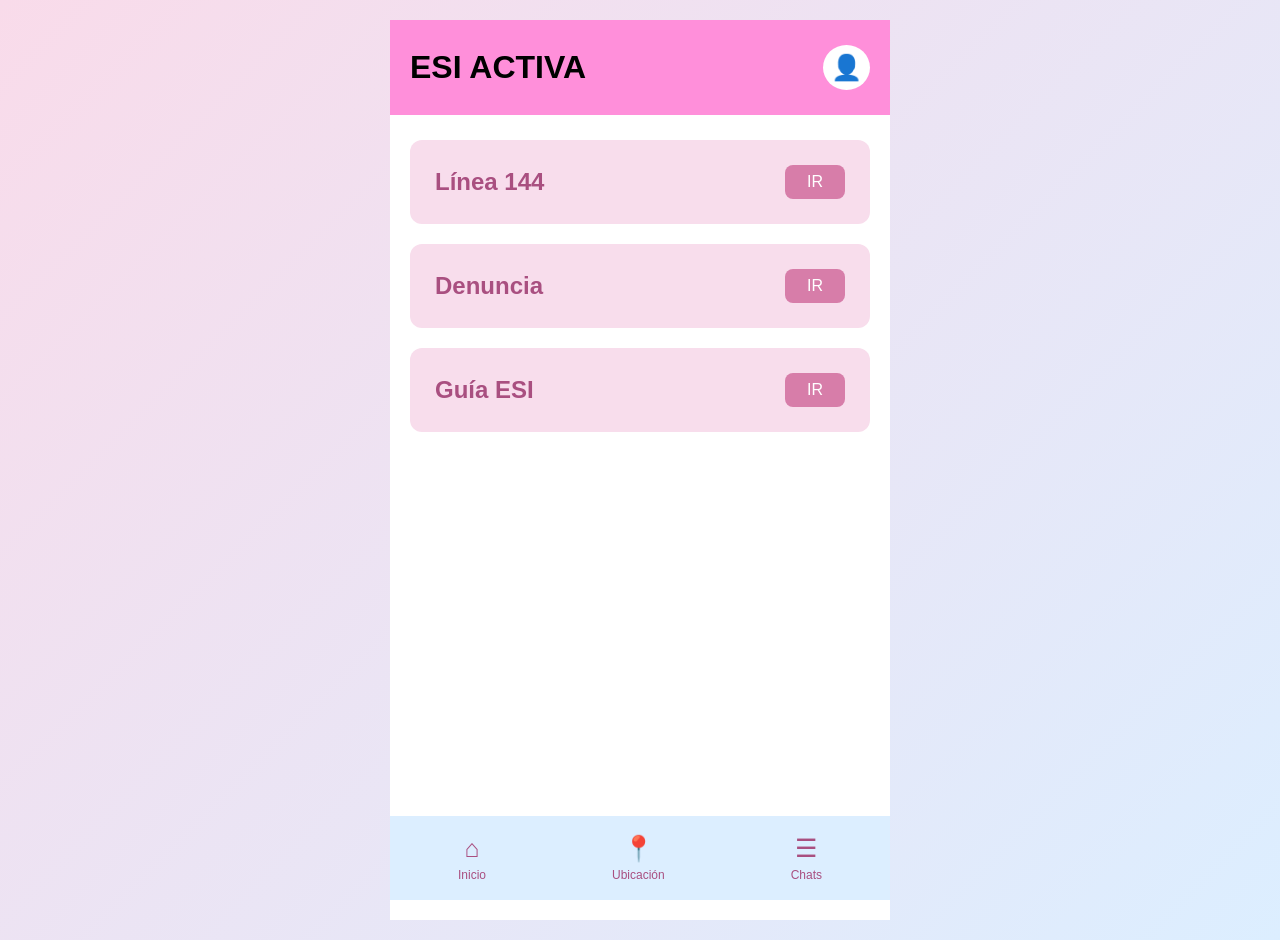
<file: index.html>
<!DOCTYPE html>
<html lang="es">
<head>
    <meta charset="UTF-8">
    <meta name="viewport" content="width=device-width, initial-scale=1.0">
    <meta http-equiv="refresh" content="0; url=inicio.html">
    <title>ESI Activa</title>
</head>
<body>
    <p>Si no te redirige automáticamente, <a href="inicio.html">entrar a ESI Activa</a>.</p>
</body>
</html>
</file>
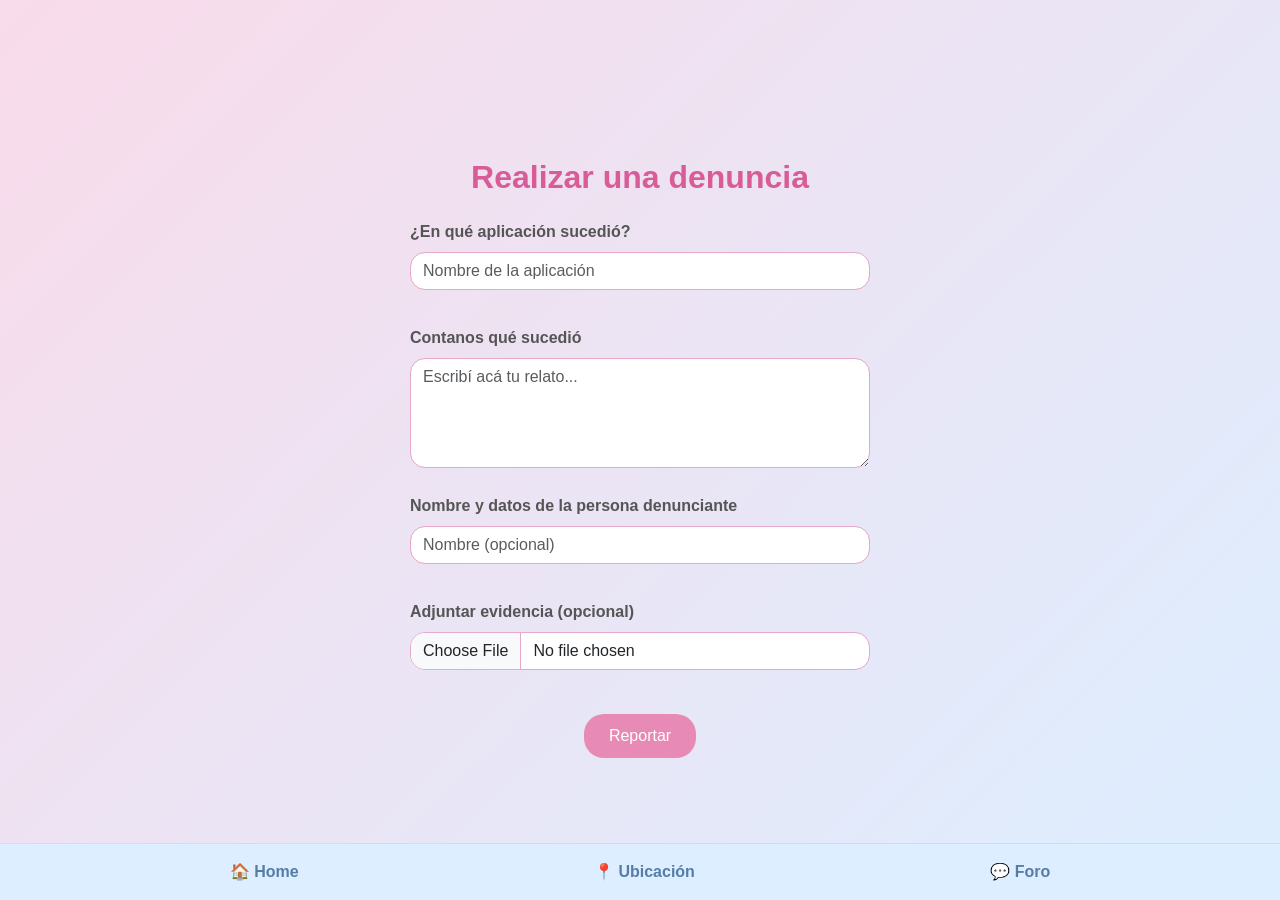
<file: denuncia.html>
<!DOCTYPE html>
<html lang="es">
<head>
    <meta charset="UTF-8">
    <meta name="viewport" content="width=device-width, initial-scale=1.0">
    <title>ESI Activa | Denuncia</title>

    <link href="https://cdn.jsdelivr.net/npm/bootstrap@5.3.8/dist/css/bootstrap.min.css" rel="stylesheet">
    <link rel="stylesheet" href="/static/css/style.css">

    <style>
        body {
            background-color: #fff5fa;
            font-family: Arial, sans-serif;
        }

        .contenedor-denuncia {
            max-width: 500px;
            margin: auto;
            padding: 20px;
        }

        .titulo {
            color: #d85c98;
            font-weight: bold;
        }

        .form-control, .form-select {
            border-radius: 15px;
            border: 1px solid #e8a8c7;
        }

        .btn-denuncia {
            background-color: #e88ab6;
            color: white;
            border-radius: 20px;
            border: none;
            padding: 10px 25px;
        }

        .btn-denuncia:hover {
            background-color: #d76b9f;
            color: white;
        }

        .barra-inferior {
            background-color: #dceeff;
            border-top: 1px solid #c5dfff;
        }

        .barra-inferior a {
            text-decoration: none;
            color: #557da6;
            font-weight: bold;
        }
    </style>
</head>

<body>

    <main class="contenedor-denuncia container">

        <h2 class="titulo text-center mt-3 mb-4">Realizar una denuncia</h2>

        <form>

            <div class="mb-3">
                <label for="aplicacion" class="form-label">¿En qué aplicación sucedió?</label>
                <input type="text" class="form-control" id="aplicacion" placeholder="Nombre de la aplicación">
            </div>

            <div class="mb-3">
                <label for="relato" class="form-label">Contanos qué sucedió</label>
                <textarea class="form-control" id="relato" rows="4" placeholder="Escribí acá tu relato..."></textarea>
            </div>

            <div class="mb-3">
                <label for="datos" class="form-label">Nombre y datos de la persona denunciante</label>
                <input type="text" class="form-control" id="datos" placeholder="Nombre (opcional)">
            </div>

            <div class="mb-4">
                <label for="evidencia" class="form-label">Adjuntar evidencia (opcional)</label>
                <input type="file" class="form-control" id="evidencia">
            </div>

            <div class="text-center">
                <button type="button" class="btn btn-denuncia">Reportar</button>
            </div>

        </form>

    </main>

    <footer class="barra-inferior fixed-bottom py-3">
        <div class="container d-flex justify-content-around">
            <a href="/inicio">🏠 Home</a>
            <a href="/mapa">📍 Ubicación</a>
            <a href="/">💬 Foro</a>
        </div>
    </footer>

</body>
</html>
</file>
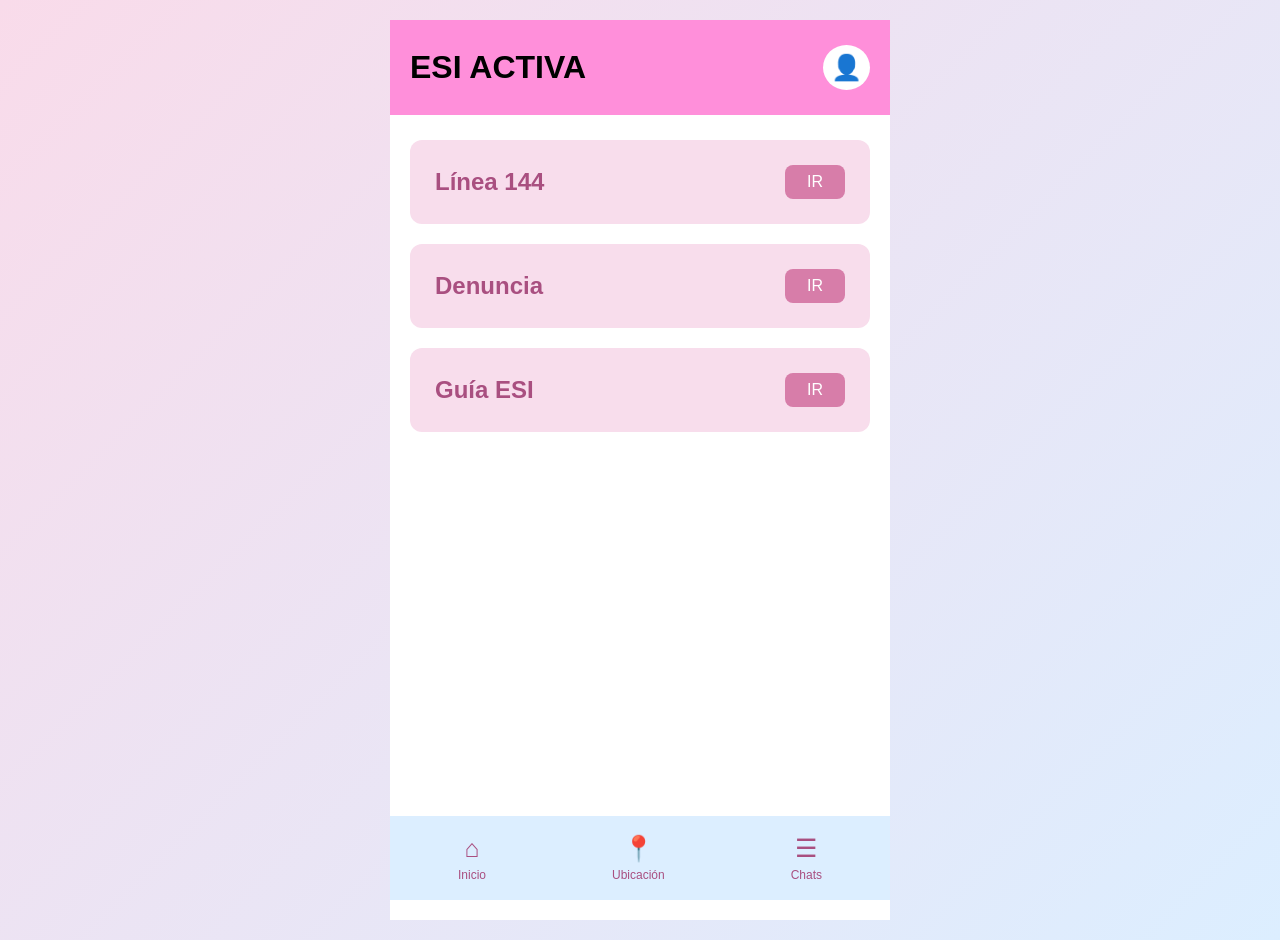
<file: inicio.html>
<!DOCTYPE html>
<html lang="es">
<head>
    <meta charset="UTF-8">
    <meta name="viewport" content="width=device-width, initial-scale=1.0">
    <title>Inicio - ESI Activa</title>
   <link rel="stylesheet" href="/static/css/style.css">
</head>

<body>

    <main class="inicio">

        <header class="encabezado">
            <h1>ESI ACTIVA</h1>
            <a href="/registro" class="perfil">👤</a>
        </header>

        <section class="seccion-inicio">

            <div class="opcion">
                <h2>Línea 144</h2>
                <a href="/linea144">IR</a>
            </div>

            <div class="opcion">
                <h2>Denuncia</h2>
                <a href="/denuncia">IR</a>
            </div>

            <div class="opcion">
                <h2>Guía ESI</h2>
                <a href="/guia-esi">IR</a>
            </div>

        </section>

        <nav class="menu-inferior">
            <a href="/inicio">
                <span>⌂</span>
                <small>Inicio</small>
            </a>

            <a href="/mapa">
                <span>📍</span>
                <small>Ubicación</small>
            </a>

            <a href="/">
                <span>☰</span>
                <small>Chats</small>
            </a>
        </nav>

    </main>

</body>
</html>
</file>
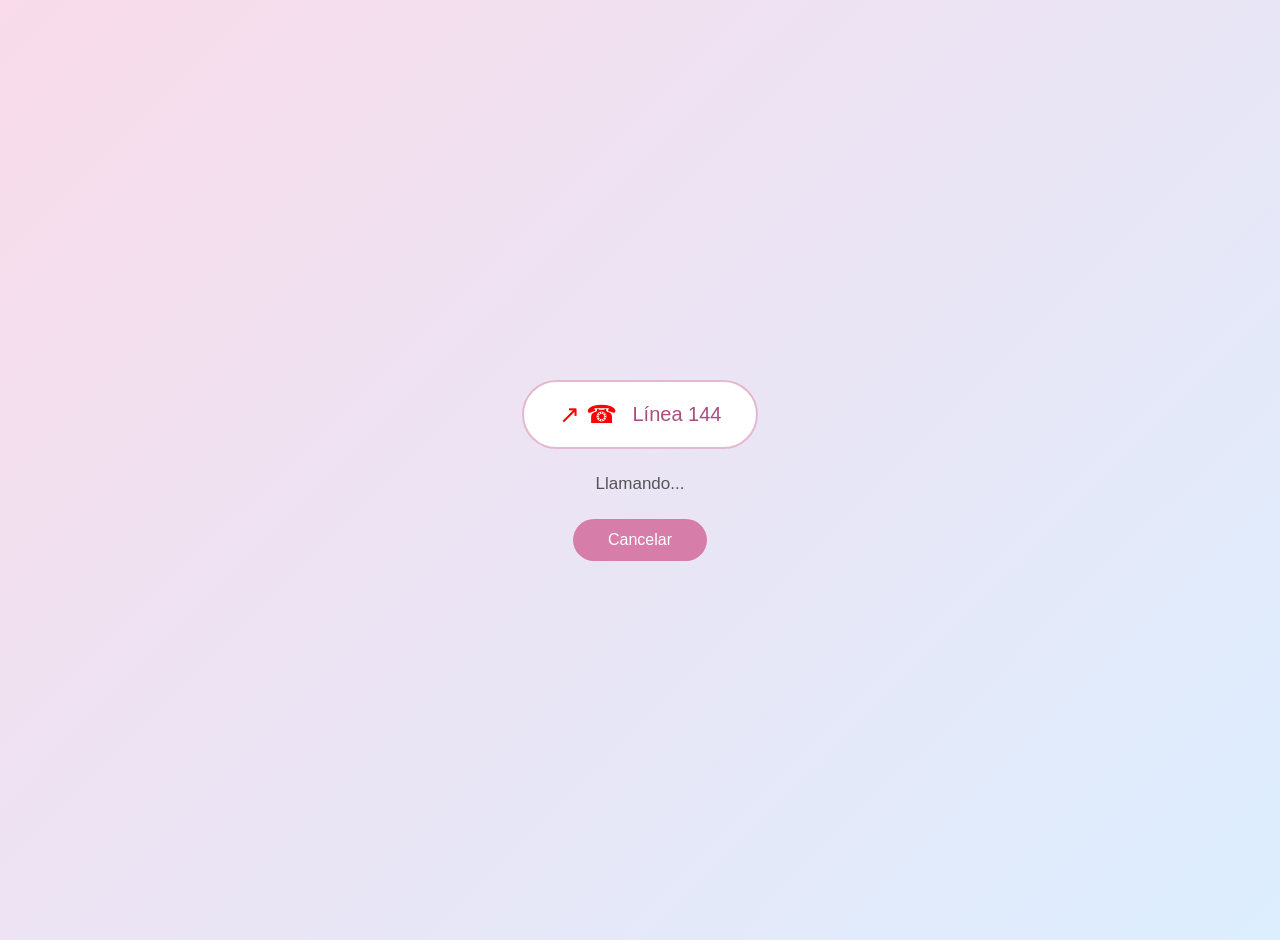
<file: linea144.html>
<!DOCTYPE html>
<html lang="es">
<head>
    <meta charset="UTF-8">
    <meta name="viewport" content="width=device-width, initial-scale=1.0">
    <title>Línea 144 | ESI Activa</title>
    <link rel="stylesheet" href="/static/css/style.css">
</head>
<body>
    <main class="pantalla-llamada">
        <div class="boton-llamada">
            <span class="telefono">↗ ☎</span>
            <span>Línea 144</span>
        </div>

        <p class="estado-llamada">Llamando...</p>

        <a href="/inicio" class="boton-cancelar">Cancelar</a>
    </main>
</body>
</html>
</file>
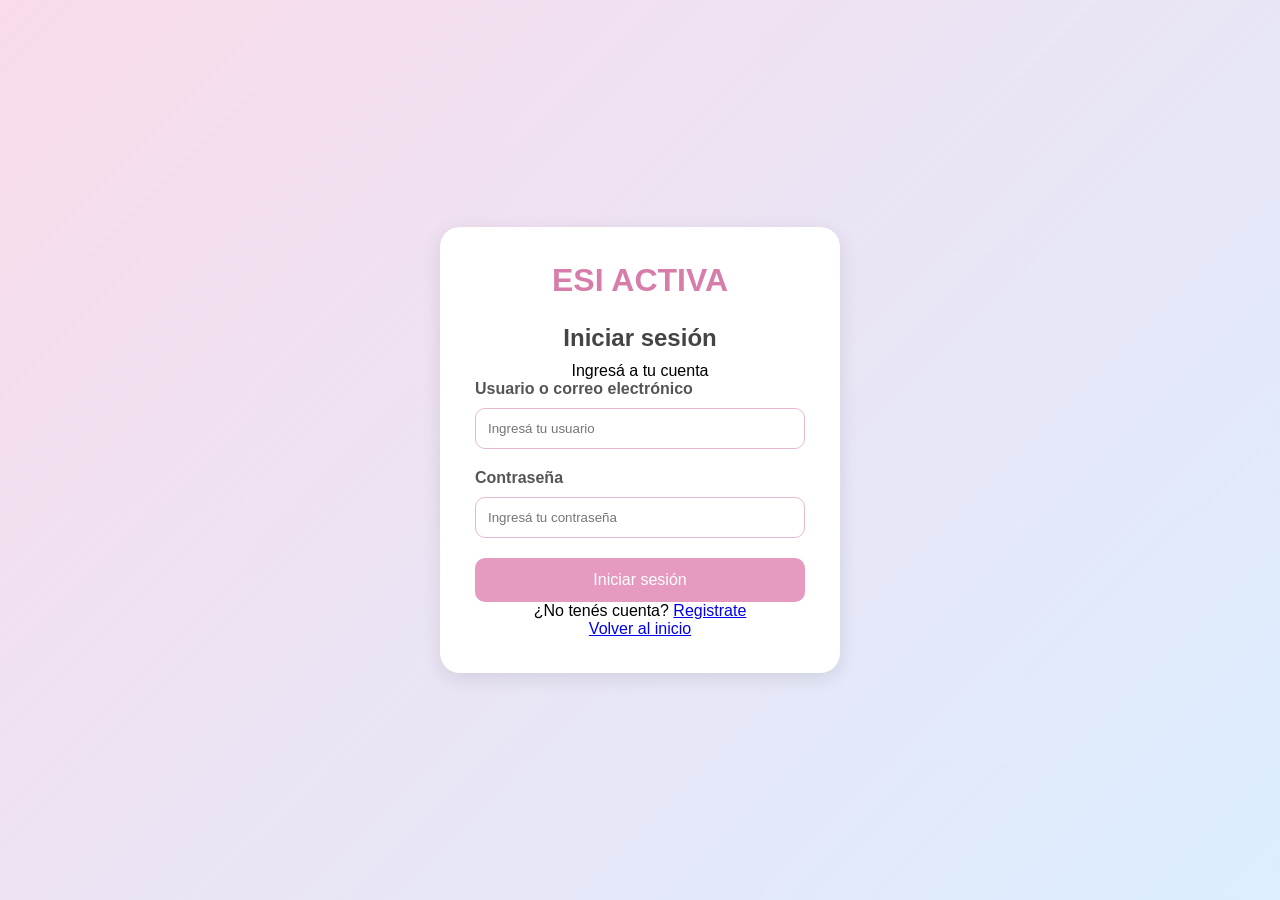
<file: login.html>
<!DOCTYPE html>
<html lang="es">
<head>
    <meta charset="UTF-8">
    <meta name="viewport" content="width=device-width, initial-scale=1.0">
    <title>Iniciar sesión | ESI Activa</title>
    <link rel="stylesheet" href="css/style.css">
</head>
<body>

    <main class="registro">
        <h1>ESI ACTIVA</h1>
        <h2>Iniciar sesión</h2>
        <p>Ingresá a tu cuenta</p>

        <form>
            <label for="usuario">Usuario o correo electrónico</label>
            <input type="text" id="usuario" placeholder="Ingresá tu usuario">

            <label for="contrasena">Contraseña</label>
            <input type="password" id="contrasena" placeholder="Ingresá tu contraseña">

            <button type="button">Iniciar sesión</button>
        </form>

        <p>¿No tenés cuenta? <a href="registro.html">Registrate</a></p>
        <a href="inicio.html">Volver al inicio</a>
    </main>

</body>
</html>
</file>
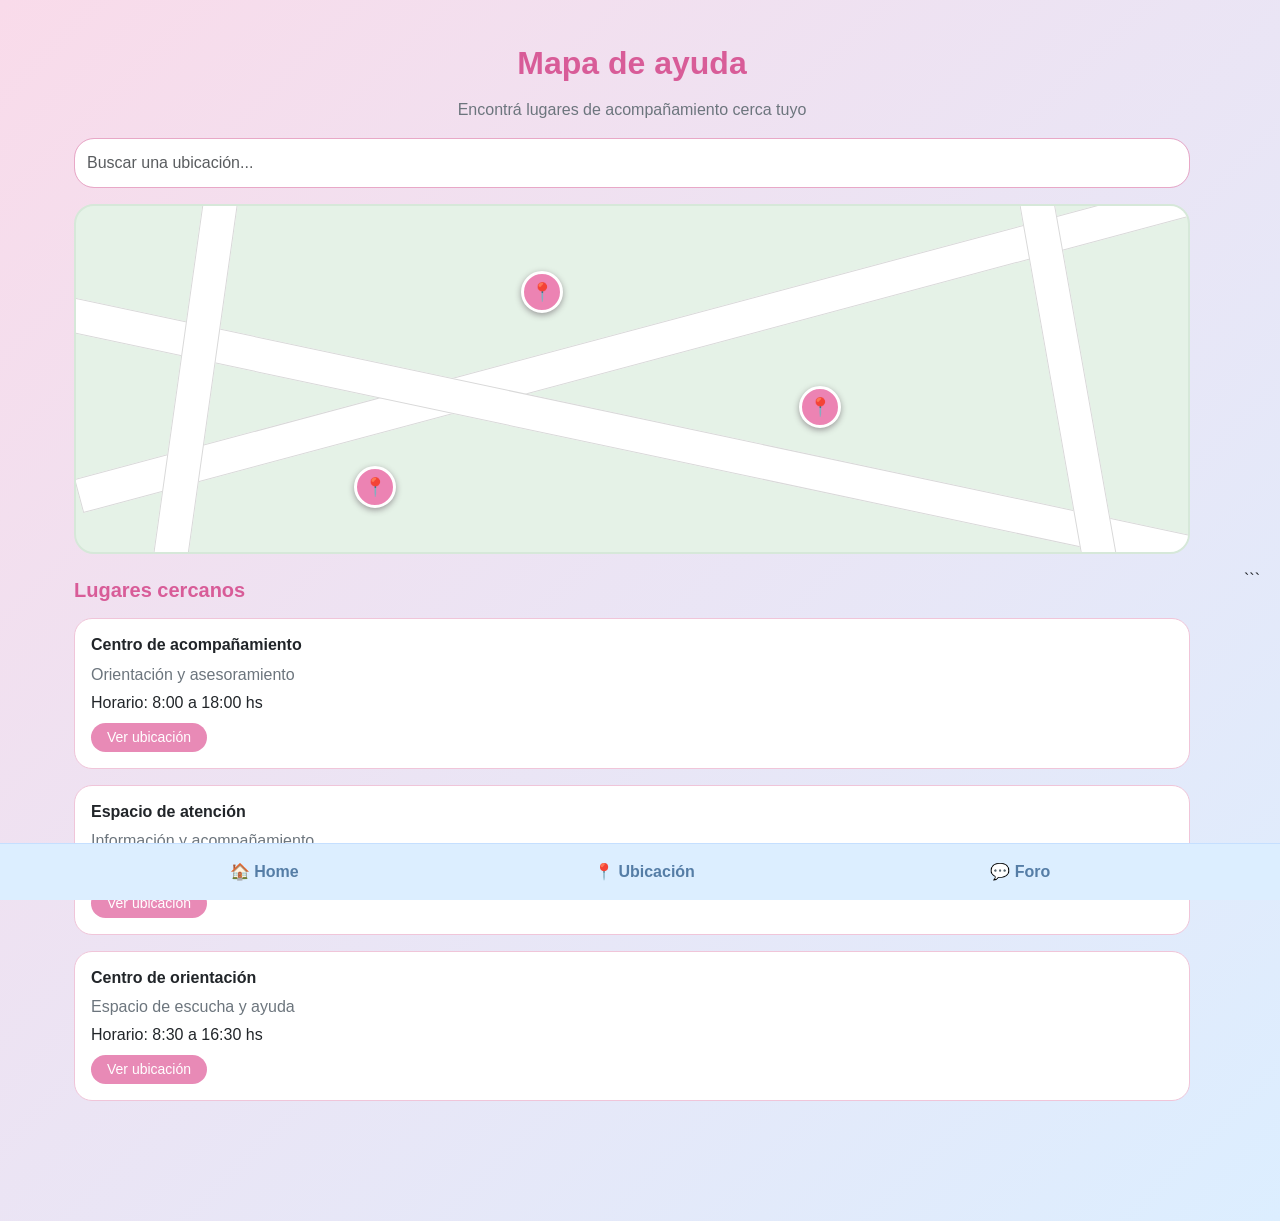
<file: mapa.html>
<!DOCTYPE html>
<html lang="es">
<head>
    <meta charset="UTF-8">
    <meta name="viewport" content="width=device-width, initial-scale=1.0">
    <title>ESI Activa | Mapa</title>

    <link href="https://cdn.jsdelivr.net/npm/bootstrap@5.3.8/dist/css/bootstrap.min.css" rel="stylesheet">
    <link rel="stylesheet" href="css/style.css">

    <style>
        body {
            background-color: #fff5fa;
            font-family: Arial, sans-serif;
            padding-bottom: 80px;
        }

        .titulo {
            color: #d85c98;
            font-weight: bold;
        }

        .buscador {
            border-radius: 20px;
            border: 1px solid #e8a8c7;
            padding: 12px;
        }

        .mapa {
            height: 350px;
            background-color: #e5f2e7;
            border-radius: 20px;
            border: 2px solid #d6e8d9;
            position: relative;
            overflow: hidden;
        }

        .calle {
            position: absolute;
            background-color: #ffffff;
            border: 1px solid #d9d9d9;
        }

        .calle-1 {
            width: 120%;
            height: 35px;
            top: 100px;
            left: -20px;
            transform: rotate(-15deg);
        }

        .calle-2 {
            width: 120%;
            height: 35px;
            top: 230px;
            left: -20px;
            transform: rotate(12deg);
        }

        .calle-3 {
            width: 35px;
            height: 120%;
            top: -20px;
            left: 100px;
            transform: rotate(8deg);
        }

        .calle-4 {
            width: 35px;
            height: 120%;
            top: -20px;
            right: 100px;
            transform: rotate(-10deg);
        }

        .marcador {
            position: absolute;
            background-color: #ec83b3;
            color: white;
            border: 3px solid white;
            border-radius: 50%;
            width: 42px;
            height: 42px;
            display: flex;
            justify-content: center;
            align-items: center;
            font-size: 18px;
            box-shadow: 0 2px 6px #999;
        }

        .marcador-1 {
            top: 65px;
            left: 40%;
        }

        .marcador-2 {
            top: 180px;
            left: 65%;
        }

        .marcador-3 {
            top: 260px;
            left: 25%;
        }

        .tarjeta-lugar {
            background-color: white;
            border: 1px solid #f0c5d9;
            border-radius: 18px;
        }

        .btn-visitar {
            background-color: #e88ab6;
            color: white;
            border-radius: 20px;
            border: none;
        }

        .btn-visitar:hover {
            background-color: #d76b9f;
            color: white;
        }

        .barra-inferior {
            background-color: #dceeff;
            border-top: 1px solid #c5dfff;
        }

        .barra-inferior a {
            text-decoration: none;
            color: #557da6;
            font-weight: bold;
        }
    </style>
</head>

<body>

    <main class="container py-4">

        <h2 class="titulo text-center mb-3">Mapa de ayuda</h2>

        <p class="text-center text-secondary">
            Encontrá lugares de acompañamiento cerca tuyo
        </p>

        <input type="text" class="form-control buscador mb-3"
               placeholder="Buscar una ubicación...">

        <!-- Mapa ilustrativo -->
        <div class="mapa mb-4">

            <div class="calle calle-1"></div>
            <div class="calle calle-2"></div>
            <div class="calle calle-3"></div>
            <div class="calle calle-4"></div>

            <div class="marcador marcador-1">📍</div>
            <div class="marcador marcador-2">📍</div>
            <div class="marcador marcador-3">📍</div>

        </div>

        <h5 class="titulo mb-3">Lugares cercanos</h5>

        <div class="tarjeta-lugar p-3 mb-3">
            <h6 class="fw-bold">Centro de acompañamiento</h6>
            <p class="text-secondary mb-1">Orientación y asesoramiento</p>
            <p class="mb-2">Horario: 8:00 a 18:00 hs</p>
            <button type="button" class="btn btn-visitar btn-sm px-3">
                Ver ubicación
            </button>
        </div>

        <div class="tarjeta-lugar p-3 mb-3">
            <h6 class="fw-bold">Espacio de atención</h6>
            <p class="text-secondary mb-1">Información y acompañamiento</p>
            <p class="mb-2">Horario: 9:00 a 17:00 hs</p>
            <button type="button" class="btn btn-visitar btn-sm px-3">
                Ver ubicación
            </button>
        </div>

        <div class="tarjeta-lugar p-3 mb-3">
            <h6 class="fw-bold">Centro de orientación</h6>
            <p class="text-secondary mb-1">Espacio de escucha y ayuda</p>
            <p class="mb-2">Horario: 8:30 a 16:30 hs</p>
            <button type="button" class="btn btn-visitar btn-sm px-3">
                Ver ubicación
            </button>
        </div>

    </main>

    <footer class="barra-inferior fixed-bottom py-3">
    <div class="container d-flex justify-content-around">
        <a href="inicio.html">🏠 Home</a>
        <a href="mapa.html">📍 Ubicación</a>
        <a href="publicaciones.html">💬 Foro</a>
    </div>
</footer>

</body>
</html>
```
</file>
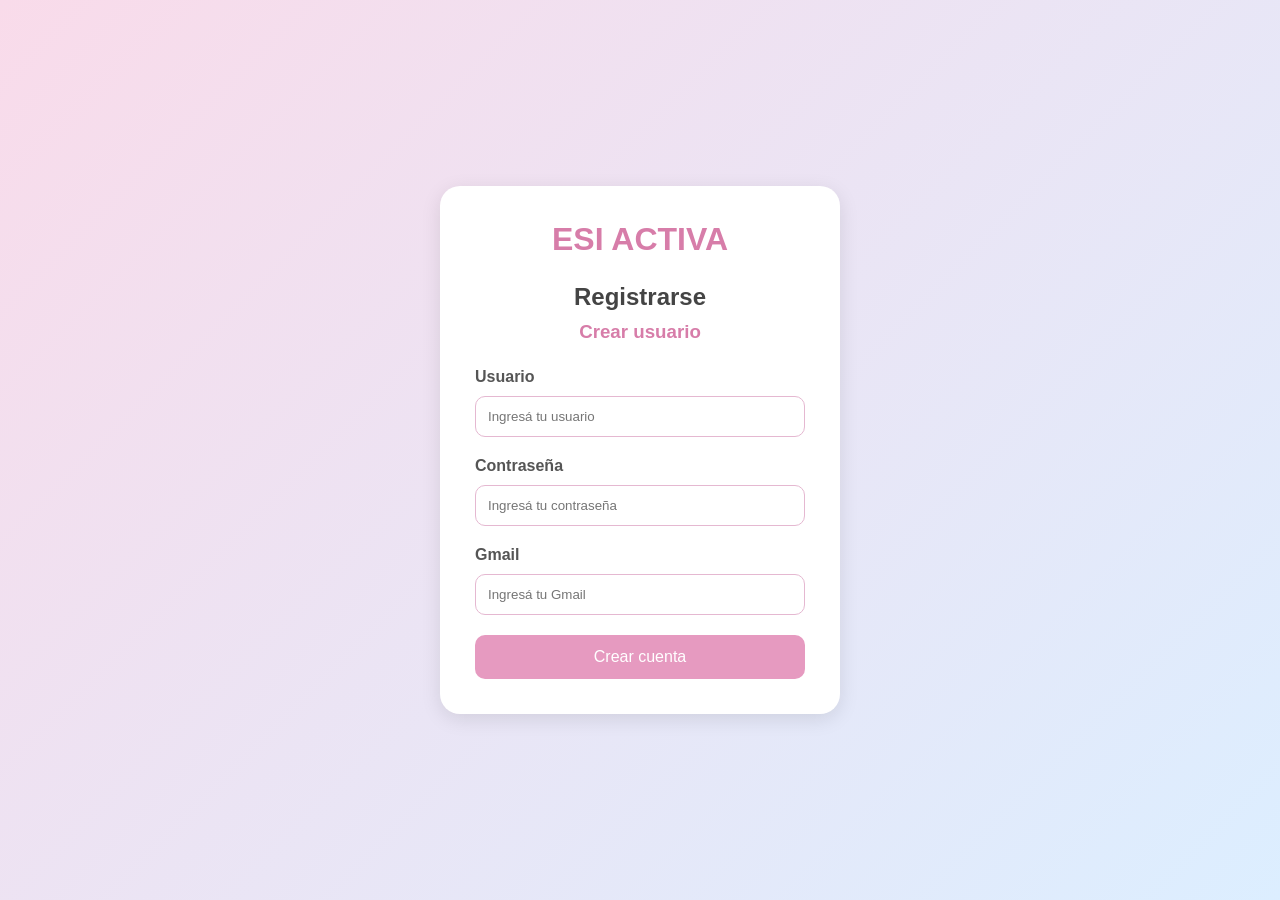
<file: registro.html>
<!DOCTYPE html>
<html lang="es">
<head>
    <meta charset="UTF-8">
    <meta name="viewport" content="width=device-width, initial-scale=1.0">
    <title>Registrarse | ESI Activa</title>
    <link rel="stylesheet" href="/static/css/style.css">
</head>

<body>

    <main class="registro">
        <h1>ESI ACTIVA</h1>

        <h2>Registrarse</h2>
        <h3>Crear usuario</h3>

        <form action="/inicio">
            <label for="usuario">Usuario</label>
            <input type="text" id="usuario" placeholder="Ingresá tu usuario" required>

            <label for="contrasena">Contraseña</label>
            <input type="password" id="contrasena" placeholder="Ingresá tu contraseña" required>

            <label for="gmail">Gmail</label>
            <input type="email" id="gmail" placeholder="Ingresá tu Gmail" required>

            <button type="submit">Crear cuenta</button>
        </form>
    </main>

</body>
</html>
</file>
<file: static/css/style.css>
* {
    margin: 0;
    padding: 0;
    box-sizing: border-box;
}

body {
    font-family: Arial, sans-serif;
    background: linear-gradient(135deg, #f9dbea, #dceeff);
    min-height: 100vh;
    display: flex;
    justify-content: center;
    align-items: center;
    padding: 20px;
}

.registro {
    background-color: white;
    width: 100%;
    max-width: 400px;
    padding: 35px;
    border-radius: 20px;
    text-align: center;
    box-shadow: 0 5px 20px rgba(0,0,0,0.1);
}

h1 {
    color: #d77da9;
    margin-bottom: 25px;
}

h2 {
    color: #444;
    margin-bottom: 10px;
}

h3 {
    color: #d77da9;
    margin-bottom: 25px;
}

form {
    display: flex;
    flex-direction: column;
    text-align: left;
    gap: 10px;
}

label {
    color: #555;
    font-weight: bold;
}

input {
    padding: 12px;
    border: 1px solid #e5b8d1;
    border-radius: 10px;
    margin-bottom: 10px;
}

button {
    background-color: #e69ac0;
    color: white;
    border: none;
    padding: 13px;
    border-radius: 10px;
    cursor: pointer;
    font-size: 16px;
}

button:hover {
    background-color: #d77da9;
}



/* INICIO ESI ACTIVA */

.inicio {
    width: 100%;
    max-width: 500px;
    min-height: 100vh;
    margin: auto;
    background-color: #fff;
    padding-bottom: 75px;
}

.encabezado {
    background-color: hwb(320 56% 0%);
    padding: 25px 20px;
    display: flex;
    justify-content: space-between;
    align-items: center;
}

.encabezado h1 {
    color: hsl(0, 0%, 0%);
    margin: 0;
}

.perfil {
    text-decoration: none;
    font-size: 25px;
    background-color: white;
    padding: 8px;
    border-radius: 50%;
}

.seccion-inicio {
    padding: 25px 20px;
}

.opcion {
    background-color: #f8ddec;
    margin-bottom: 20px;
    padding: 25px;
    display: flex;
    justify-content: space-between;
    align-items: center;
    border-radius: 12px;
}

.opcion h2 {
    color: #a94f80;
    margin: 0;
}

.opcion a,
.opcion span {
    background-color: #d77da9;
    color: white;
    text-decoration: none;
    padding: 8px 22px;
    border-radius: 8px;
}

.menu-inferior {
    position: fixed;
    bottom: 0;
    left: 50%;
    transform: translateX(-50%);
    width: 100%;
    max-width: 500px;
    background-color: #dceeff;
    display: flex;
    justify-content: space-around;
    padding: 18px 5px;
}

.menu-inferior a {
    color: #a94f80;
    text-decoration: none;
}
 .menu-inferior a {
    color: #a94f80;
    text-decoration: none;
    display: flex;
    flex-direction: column;
    align-items: center;
    gap: 5px;
}

.menu-inferior span {
    font-size: 25px;
}

.menu-inferior small {
    font-size: 12px;
}

.menu-inferior img {
    width: 25px;
    height: 25px;
}



/* PANTALLA CHATS */
.pantalla-chats {
    width: 100%;
    max-width: 500px;
    min-height: 100vh;
    margin: auto;
    background-color: white;
    padding-bottom: 85px;
}

.contenido-chats {
    padding: 25px 20px;
}

.contenido-chats h2 {
    color: #a94f80;
    margin-bottom: 10px;
}

.contenido-chats p {
    color: #555;
}

.publicacion {
    background-color: #f8ddec;
    padding: 20px;
    margin-top: 20px;
    border-radius: 12px;
}

.publicacion p {
    color: #444;
    margin-bottom: 15px;
}

.publicacion button {
    background-color: #d77da9;
    color: white;
    border: none;
    padding: 9px 20px;
    border-radius: 8px;
}

.volver {
    display: inline-block;
    margin-top: 25px;
    color: #a94f80;
    text-decoration: none;
}
.boton-crear {
    display: block;
    background-color: #d77da9;
    color: white;
    text-align: center;
    text-decoration: none;
    padding: 13px;
    border-radius: 10px;
    margin-top: 25px;
}


/* CREAR PUBLICACION */
.contenido-chats form {
    display: flex;
    flex-direction: column;
    gap: 12px;
    margin-top: 25px;
}

.contenido-chats textarea {
    width: 100%;
    padding: 15px;
    border: 1px solid #e5b8d1;
    border-radius: 12px;
    resize: vertical;
    font-family: Arial, sans-serif;
    font-size: 15px;
}

.contenido-chats form button {
    background-color: #d77da9;
    color: white;
    border: none;
    padding: 13px;
    border-radius: 10px;
    font-size: 16px;
}



/* PANTALLA LINEA 144 */
.pantalla-llamada {
    width: 100%;
    max-width: 500px;
    min-height: 100vh;
    margin: auto;
    display: flex;
    flex-direction: column;
    align-items: center;
    justify-content: center;
    gap: 25px;
}

.boton-llamada {
    background-color: white;
    border: 2px solid #e5b8d1;
    border-radius: 50px;
    padding: 18px 35px;
    display: flex;
    align-items: center;
    gap: 15px;
    font-size: 20px;
    color: #a94f80;
}

.telefono {
    color: red;
    font-size: 25px;
}

.estado-llamada {
    color: #555;
    font-size: 17px;
}

.boton-cancelar {
    background-color: #d77da9;
    color: white;
    text-decoration: none;
    padding: 12px 35px;
    border-radius: 25px;
}
</file>
<file: css/style.css>
* {
    margin: 0;
    padding: 0;
    box-sizing: border-box;
}

body {
    font-family: Arial, sans-serif;
    background: linear-gradient(135deg, #f9dbea, #dceeff);
    min-height: 100vh;
    display: flex;
    justify-content: center;
    align-items: center;
    padding: 20px;
}

.registro {
    background-color: white;
    width: 100%;
    max-width: 400px;
    padding: 35px;
    border-radius: 20px;
    text-align: center;
    box-shadow: 0 5px 20px rgba(0,0,0,0.1);
}

h1 {
    color: #d77da9;
    margin-bottom: 25px;
}

h2 {
    color: #444;
    margin-bottom: 10px;
}

h3 {
    color: #d77da9;
    margin-bottom: 25px;
}

form {
    display: flex;
    flex-direction: column;
    text-align: left;
    gap: 10px;
}

label {
    color: #555;
    font-weight: bold;
}

input {
    padding: 12px;
    border: 1px solid #e5b8d1;
    border-radius: 10px;
    margin-bottom: 10px;
}

button {
    background-color: #e69ac0;
    color: white;
    border: none;
    padding: 13px;
    border-radius: 10px;
    cursor: pointer;
    font-size: 16px;
}

button:hover {
    background-color: #d77da9;
}



/* INICIO ESI ACTIVA */

.inicio {
    width: 100%;
    max-width: 500px;
    min-height: 100vh;
    margin: auto;
    background-color: #fff;
    padding-bottom: 75px;
}

.encabezado {
    background-color: hwb(320 56% 0%);
    padding: 25px 20px;
    display: flex;
    justify-content: space-between;
    align-items: center;
}

.encabezado h1 {
    color: hsl(0, 0%, 0%);
    margin: 0;
}

.perfil {
    text-decoration: none;
    font-size: 25px;
    background-color: white;
    padding: 8px;
    border-radius: 50%;
}

.seccion-inicio {
    padding: 25px 20px;
}

.opcion {
    background-color: #f8ddec;
    margin-bottom: 20px;
    padding: 25px;
    display: flex;
    justify-content: space-between;
    align-items: center;
    border-radius: 12px;
}

.opcion h2 {
    color: #a94f80;
    margin: 0;
}

.opcion a,
.opcion span {
    background-color: #d77da9;
    color: white;
    text-decoration: none;
    padding: 8px 22px;
    border-radius: 8px;
}

.menu-inferior {
    position: fixed;
    bottom: 0;
    left: 50%;
    transform: translateX(-50%);
    width: 100%;
    max-width: 500px;
    background-color: #dceeff;
    display: flex;
    justify-content: space-around;
    padding: 18px 5px;
}

.menu-inferior a {
    color: #a94f80;
    text-decoration: none;
}
 .menu-inferior a {
    color: #a94f80;
    text-decoration: none;
    display: flex;
    flex-direction: column;
    align-items: center;
    gap: 5px;
}

.menu-inferior span {
    font-size: 25px;
}

.menu-inferior small {
    font-size: 12px;
}

.menu-inferior img {
    width: 25px;
    height: 25px;
}



/* PANTALLA CHATS */
.pantalla-chats {
    width: 100%;
    max-width: 500px;
    min-height: 100vh;
    margin: auto;
    background-color: white;
    padding-bottom: 85px;
}

.contenido-chats {
    padding: 25px 20px;
}

.contenido-chats h2 {
    color: #a94f80;
    margin-bottom: 10px;
}

.contenido-chats p {
    color: #555;
}

.publicacion {
    background-color: #f8ddec;
    padding: 20px;
    margin-top: 20px;
    border-radius: 12px;
}

.publicacion p {
    color: #444;
    margin-bottom: 15px;
}

.publicacion button {
    background-color: #d77da9;
    color: white;
    border: none;
    padding: 9px 20px;
    border-radius: 8px;
}

.volver {
    display: inline-block;
    margin-top: 25px;
    color: #a94f80;
    text-decoration: none;
}
.boton-crear {
    display: block;
    background-color: #d77da9;
    color: white;
    text-align: center;
    text-decoration: none;
    padding: 13px;
    border-radius: 10px;
    margin-top: 25px;
}


/* CREAR PUBLICACION */
.contenido-chats form {
    display: flex;
    flex-direction: column;
    gap: 12px;
    margin-top: 25px;
}

.contenido-chats textarea {
    width: 100%;
    padding: 15px;
    border: 1px solid #e5b8d1;
    border-radius: 12px;
    resize: vertical;
    font-family: Arial, sans-serif;
    font-size: 15px;
}

.contenido-chats form button {
    background-color: #d77da9;
    color: white;
    border: none;
    padding: 13px;
    border-radius: 10px;
    font-size: 16px;
}



/* PANTALLA LINEA 144 */
.pantalla-llamada {
    width: 100%;
    max-width: 500px;
    min-height: 100vh;
    margin: auto;
    display: flex;
    flex-direction: column;
    align-items: center;
    justify-content: center;
    gap: 25px;
}

.boton-llamada {
    background-color: white;
    border: 2px solid #e5b8d1;
    border-radius: 50px;
    padding: 18px 35px;
    display: flex;
    align-items: center;
    gap: 15px;
    font-size: 20px;
    color: #a94f80;
}

.telefono {
    color: red;
    font-size: 25px;
}

.estado-llamada {
    color: #555;
    font-size: 17px;
}

.boton-cancelar {
    background-color: #d77da9;
    color: white;
    text-decoration: none;
    padding: 12px 35px;
    border-radius: 25px;
}
</file>
